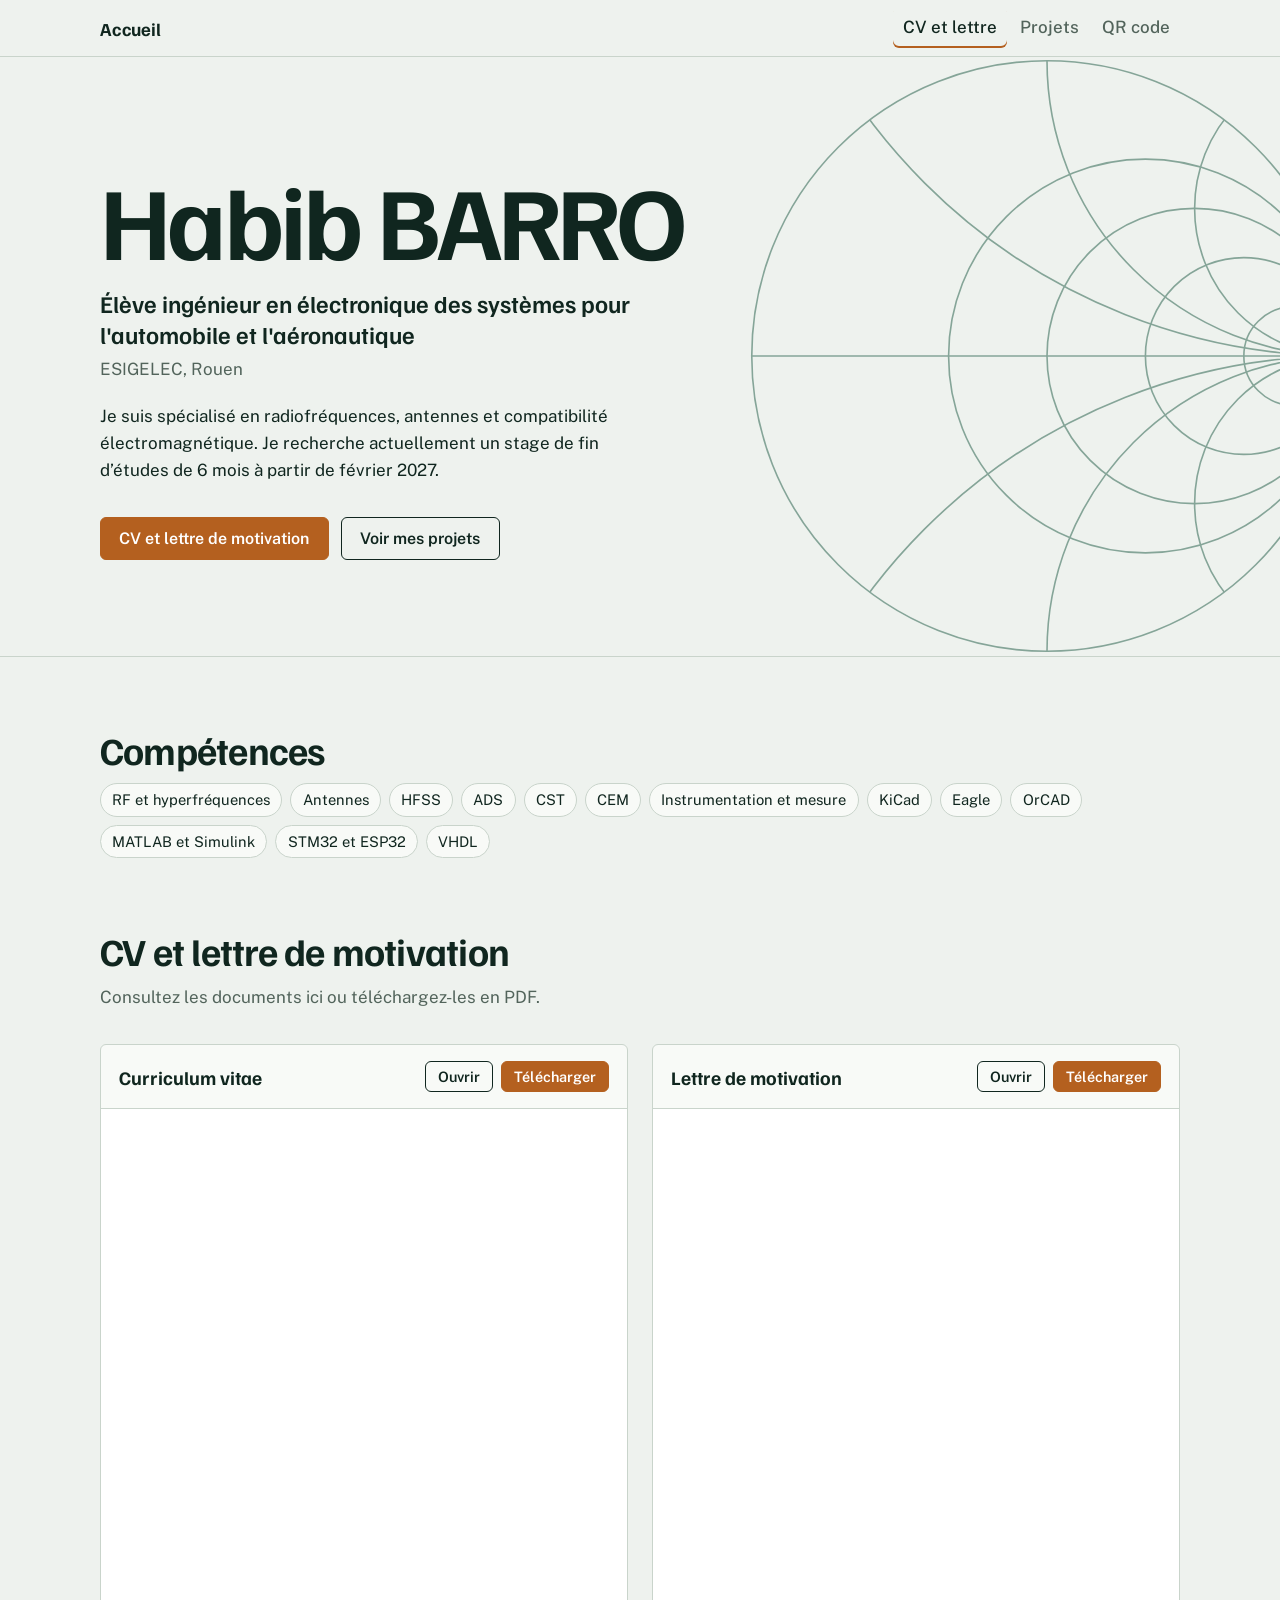
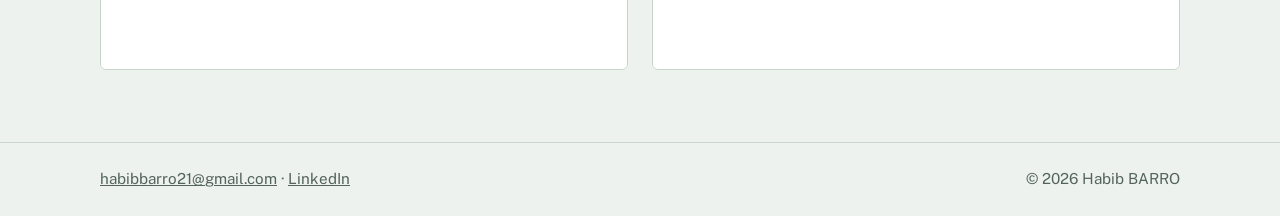
<file: index.html>
<!doctype html>
<html lang="fr">
<head>
<meta charset="utf-8">
<meta name="viewport" content="width=device-width,initial-scale=1">
<title>CV en ligne</title>
<meta name="description" content="CV, lettre de motivation et projets.">
<link rel="preconnect" href="https://fonts.googleapis.com">
<link rel="preconnect" href="https://fonts.gstatic.com" crossorigin>
<link href="https://fonts.googleapis.com/css2?family=Familjen+Grotesk:wght@500;600;700&family=Public+Sans:wght@400;500;600&display=swap" rel="stylesheet">
<link rel="stylesheet" href="assets/style.css">
</head>
<body data-page="home">
<header class="top"><div class="wrap">
  <a class="brand" href="index.html">Accueil</a>
  <nav class="main-nav" aria-label="Navigation principale">
    <a data-page="home" href="index.html">CV et lettre</a>
    <a data-page="projects" href="projets.html">Projets</a>
    <a data-page="qr" href="qr.html">QR code</a>
  </nav>
</div></header>
<main>
  <div class="hero" id="hero"></div>
  <section><div class="wrap">
    <h2>Compétences</h2>
    <ul class="chips" id="skills"></ul>
  </div></section>
  <section id="documents" style="padding-top:0"><div class="wrap">
    <h2>CV et lettre de motivation</h2>
    <p class="lead">Consultez les documents ici ou téléchargez-les en PDF.</p>
    <div class="docs" id="docs"></div>
  </div></section>
</main>
<footer><div class="wrap"><span id="contact"></span><span>© <span id="year"></span></span></div></footer>
<script src="assets/app.js"></script>
</body>
</html>
</file>
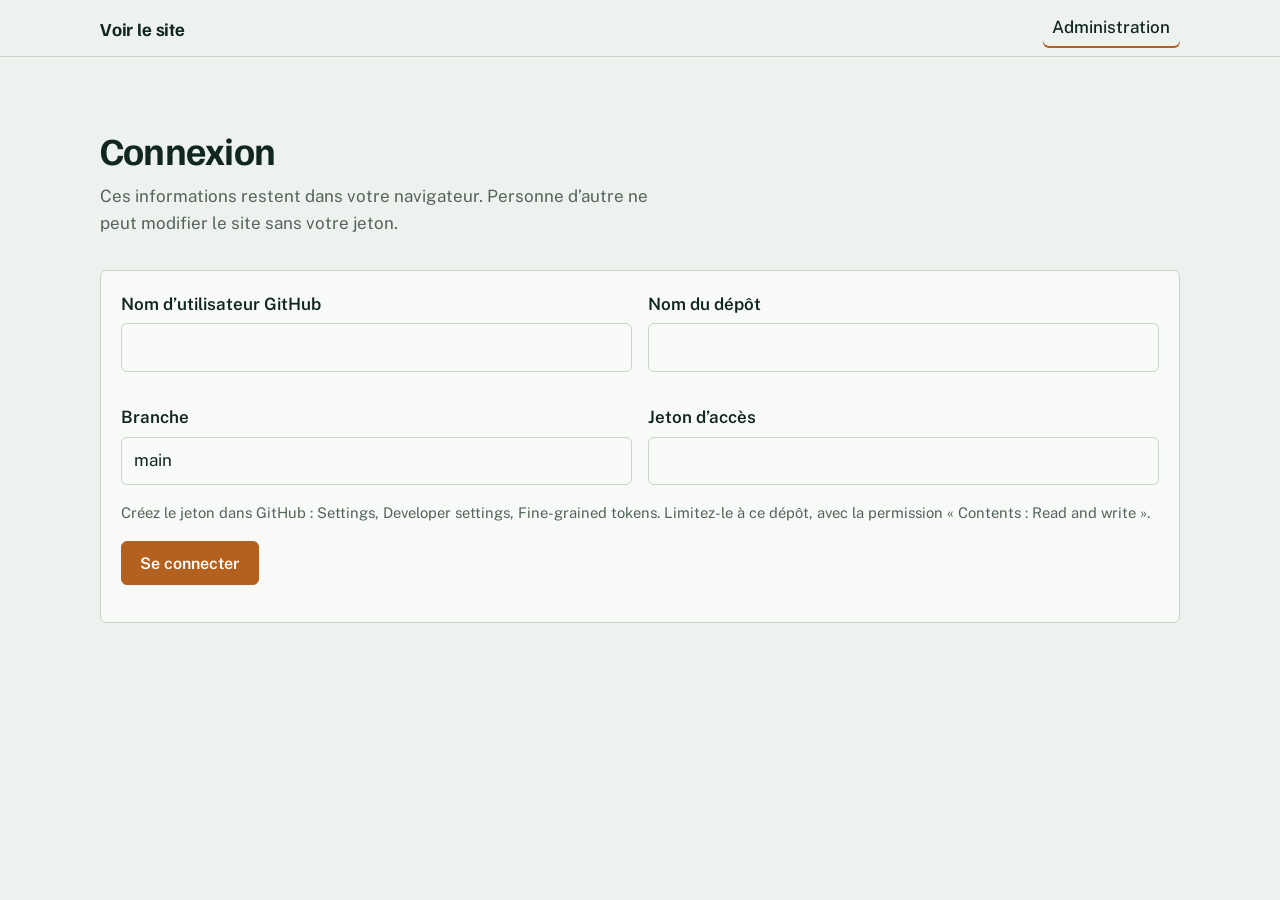
<file: admin.html>
<!doctype html>
<html lang="fr">
<head>
<meta charset="utf-8">
<meta name="viewport" content="width=device-width,initial-scale=1">
<meta name="robots" content="noindex,nofollow">
<title>Administration</title>
<link rel="preconnect" href="https://fonts.googleapis.com">
<link rel="preconnect" href="https://fonts.gstatic.com" crossorigin>
<link href="https://fonts.googleapis.com/css2?family=Familjen+Grotesk:wght@500;600;700&family=Public+Sans:wght@400;500;600&display=swap" rel="stylesheet">
<link rel="stylesheet" href="assets/style.css">
</head>
<body>
<header class="top"><div class="wrap">
  <a class="brand" href="index.html">Voir le site</a>
  <nav><a href="admin.html" aria-current="page">Administration</a></nav>
</div></header>
<main><section><div class="wrap">
  <div id="login" hidden>
    <h2>Connexion</h2>
    <p class="lead">Ces informations restent dans votre navigateur. Personne d’autre ne peut modifier le site sans votre jeton.</p>
    <form class="panel" id="loginForm" autocomplete="off">
      <div class="grid2">
        <div class="field"><label for="owner">Nom d’utilisateur GitHub</label><input id="owner" required></div>
        <div class="field"><label for="repo">Nom du dépôt</label><input id="repo" required></div>
        <div class="field"><label for="branch">Branche</label><input id="branch" value="main" required></div>
        <div class="field"><label for="token">Jeton d’accès</label><input id="token" type="password" required></div>
      </div>
      <p class="hint">Créez le jeton dans GitHub : Settings, Developer settings, Fine-grained tokens. Limitez-le à ce dépôt, avec la permission « Contents : Read and write ».</p>
      <p><button class="btn primary" type="submit">Se connecter</button></p>
    </form>
  </div>

  <div id="app" hidden>
    <div class="row" style="justify-content:space-between;margin-bottom:1rem">
      <h2 style="margin:0">Administration</h2>
      <button class="btn small" id="logout" type="button">Se déconnecter</button>
    </div>
    <div class="tabs" role="tablist">
      <button role="tab" data-tab="docs" aria-selected="true">CV et lettre</button>
      <button role="tab" data-tab="projects" aria-selected="false">Projets</button>
      <button role="tab" data-tab="profile" aria-selected="false">Profil</button>
    </div>
    <div id="view"></div>
  </div>
</div></section></main>
<div id="status" class="status" role="status" aria-live="polite" hidden></div>
<script src="assets/admin.js"></script>
</body>
</html>
</file>
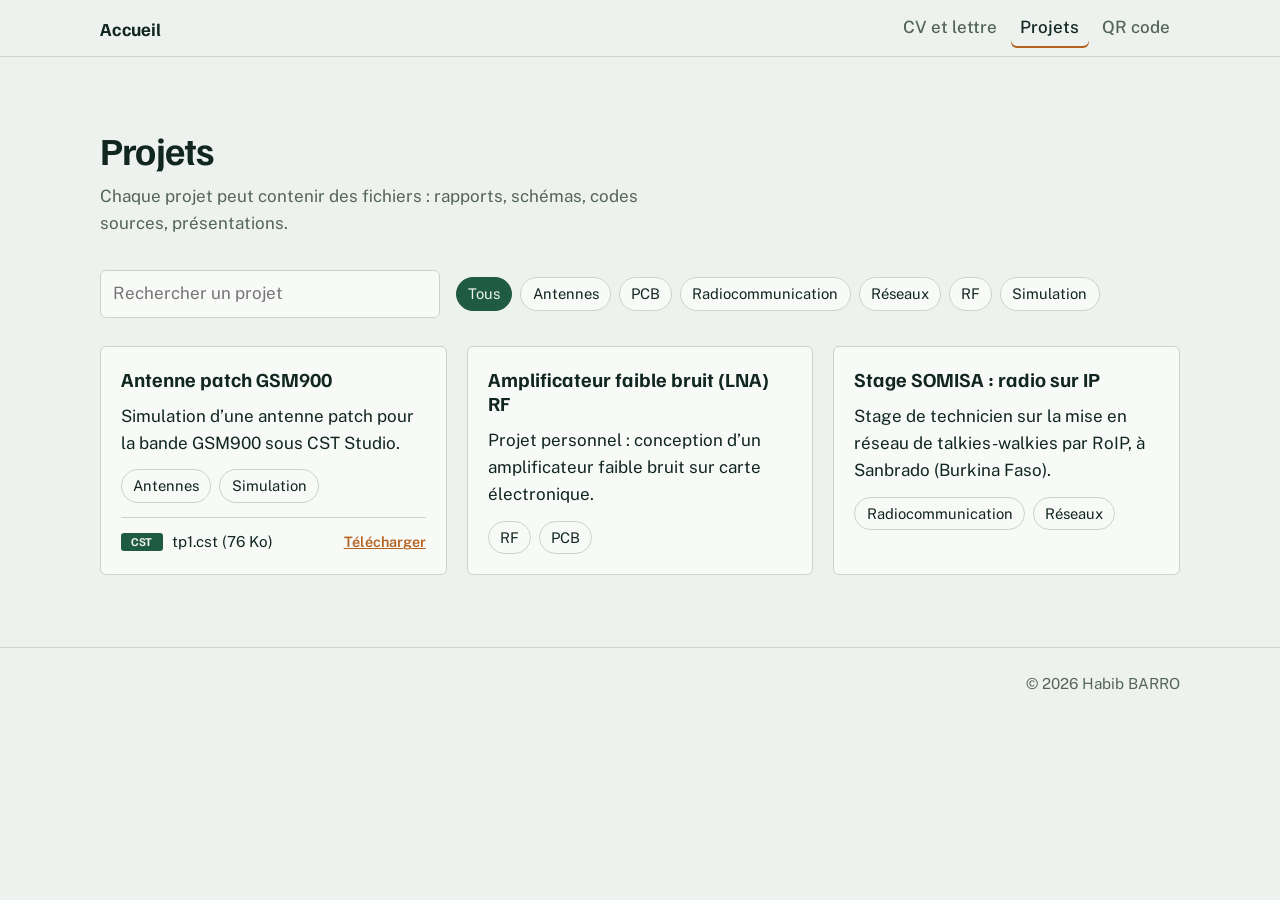
<file: projets.html>
<!doctype html>
<html lang="fr">
<head>
<meta charset="utf-8">
<meta name="viewport" content="width=device-width,initial-scale=1">
<title>Projets</title>
<link rel="preconnect" href="https://fonts.googleapis.com">
<link rel="preconnect" href="https://fonts.gstatic.com" crossorigin>
<link href="https://fonts.googleapis.com/css2?family=Familjen+Grotesk:wght@500;600;700&family=Public+Sans:wght@400;500;600&display=swap" rel="stylesheet">
<link rel="stylesheet" href="assets/style.css">
</head>
<body data-page="projects">
<header class="top"><div class="wrap">
  <a class="brand" href="index.html">Accueil</a>
  <nav class="main-nav" aria-label="Navigation principale">
    <a data-page="home" href="index.html">CV et lettre</a>
    <a data-page="projects" href="projets.html">Projets</a>
    <a data-page="qr" href="qr.html">QR code</a>
  </nav>
</div></header>
<main><section><div class="wrap">
  <h2>Projets</h2>
  <p class="lead">Chaque projet peut contenir des fichiers : rapports, schémas, codes sources, présentations.</p>
  <div class="tools">
    <input id="q" type="search" placeholder="Rechercher un projet" aria-label="Rechercher un projet">
    <div id="tags" class="chips" role="group" aria-label="Filtrer par thème"></div>
  </div>
  <div class="projects" id="projects"></div>
</div></section></main>
<footer><div class="wrap"><span></span><span>© <span id="year"></span></span></div></footer>
<script src="assets/app.js"></script>
</body>
</html>
</file>
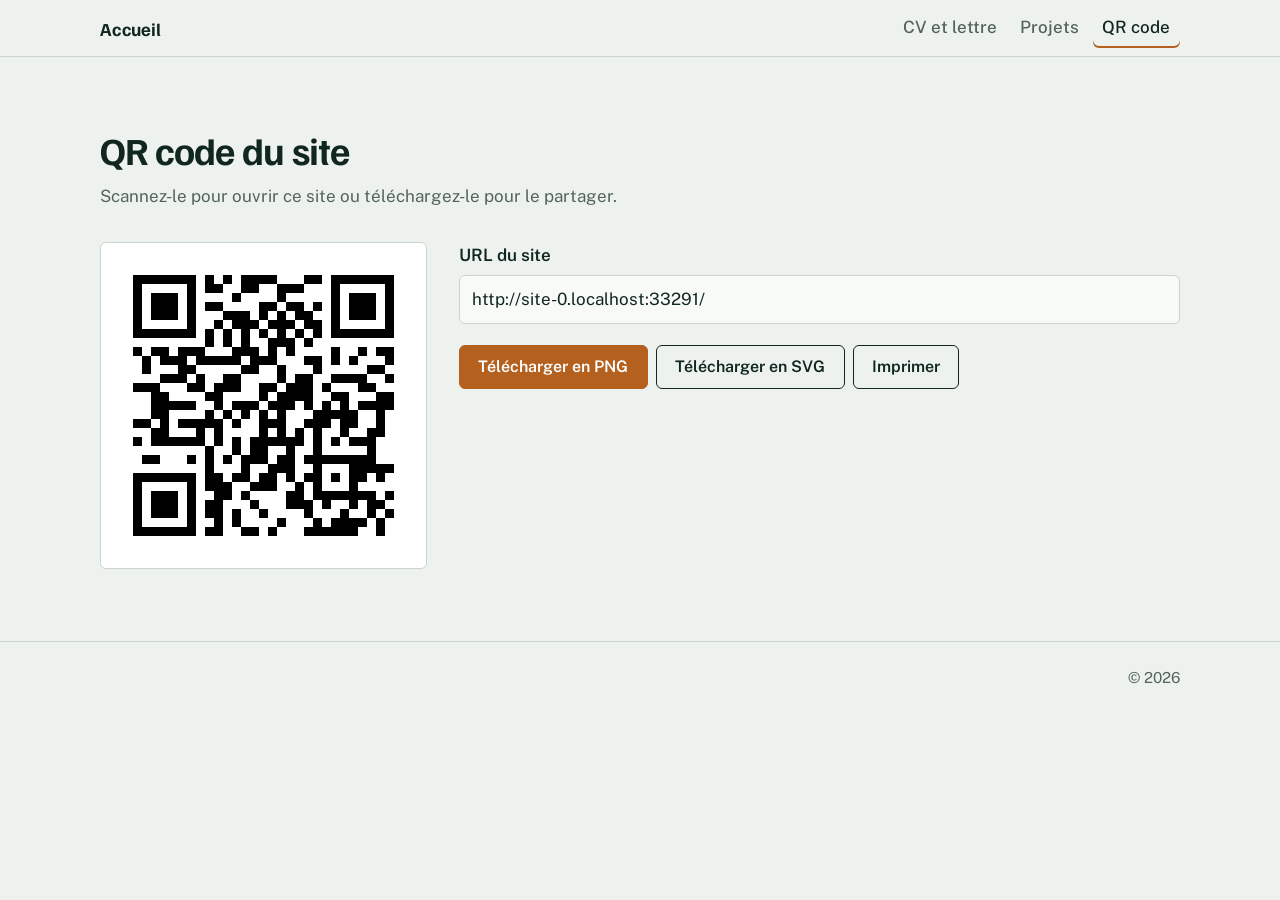
<file: qr.html>
<!doctype html>
<html lang="fr">
<head>
<meta charset="utf-8">
<meta name="viewport" content="width=device-width,initial-scale=1">
<title>QR code du site</title>
<link rel="preconnect" href="https://fonts.googleapis.com">
<link rel="preconnect" href="https://fonts.gstatic.com" crossorigin>
<link href="https://fonts.googleapis.com/css2?family=Familjen+Grotesk:wght@500;600;700&family=Public+Sans:wght@400;500;600&display=swap" rel="stylesheet">
<link rel="stylesheet" href="assets/style.css">
</head>
<body data-page="qr">
<header class="top"><div class="wrap">
  <a class="brand" href="index.html">Accueil</a>
  <nav class="main-nav" aria-label="Navigation principale">
    <a data-page="home" href="index.html">CV et lettre</a>
    <a data-page="projects" href="projets.html">Projets</a>
    <a data-page="qr" href="qr.html">QR code</a>
  </nav>
</div></header>
<main><section><div class="wrap">
  <h2>QR code du site</h2>
  <p class="lead">Scannez-le pour ouvrir ce site ou téléchargez-le pour le partager.</p>
  <div class="qrbox">
    <p id="err" class="hint" hidden>Le QR code n’a pas pu être généré. Rechargez la page.</p>
    <canvas id="qr" width="300" height="300" role="img" aria-label="QR code vers le site"></canvas>
    <div>
      <div class="field"><label for="url">URL du site</label>
        <input id="url" type="url" inputmode="url" autocomplete="off">
        <p class="hint"></p></div>
      <div class="row">
        <button class="btn primary" id="png" type="button">Télécharger en PNG</button>
        <button class="btn" id="svg" type="button">Télécharger en SVG</button>
        <button class="btn" id="print" type="button">Imprimer</button>
      </div>
    </div>
  </div>
</div></section></main>
<footer><div class="wrap"><span></span><span>© <span id="year"></span></span></div></footer>
<script>
//---------------------------------------------------------------------
//
// QR Code Generator for JavaScript
//
// Copyright (c) 2009 Kazuhiko Arase
//
// URL: http://www.d-project.com/
//
// Licensed under the MIT license:
//  http://www.opensource.org/licenses/mit-license.php
//
// The word 'QR Code' is registered trademark of
// DENSO WAVE INCORPORATED
//  http://www.denso-wave.com/qrcode/faqpatent-e.html
//
//---------------------------------------------------------------------

var qrcode = function() {

  //---------------------------------------------------------------------
  // qrcode
  //---------------------------------------------------------------------

  /**
   * qrcode
   * @param typeNumber 1 to 40
   * @param errorCorrectionLevel 'L','M','Q','H'
   */
  var qrcode = function(typeNumber, errorCorrectionLevel) {

    var PAD0 = 0xEC;
    var PAD1 = 0x11;

    var _typeNumber = typeNumber;
    var _errorCorrectionLevel = QRErrorCorrectionLevel[errorCorrectionLevel];
    var _modules = null;
    var _moduleCount = 0;
    var _dataCache = null;
    var _dataList = [];

    var _this = {};

    var makeImpl = function(test, maskPattern) {

      _moduleCount = _typeNumber * 4 + 17;
      _modules = function(moduleCount) {
        var modules = new Array(moduleCount);
        for (var row = 0; row < moduleCount; row += 1) {
          modules[row] = new Array(moduleCount);
          for (var col = 0; col < moduleCount; col += 1) {
            modules[row][col] = null;
          }
        }
        return modules;
      }(_moduleCount);

      setupPositionProbePattern(0, 0);
      setupPositionProbePattern(_moduleCount - 7, 0);
      setupPositionProbePattern(0, _moduleCount - 7);
      setupPositionAdjustPattern();
      setupTimingPattern();
      setupTypeInfo(test, maskPattern);

      if (_typeNumber >= 7) {
        setupTypeNumber(test);
      }

      if (_dataCache == null) {
        _dataCache = createData(_typeNumber, _errorCorrectionLevel, _dataList);
      }

      mapData(_dataCache, maskPattern);
    };

    var setupPositionProbePattern = function(row, col) {

      for (var r = -1; r <= 7; r += 1) {

        if (row + r <= -1 || _moduleCount <= row + r) continue;

        for (var c = -1; c <= 7; c += 1) {

          if (col + c <= -1 || _moduleCount <= col + c) continue;

          if ( (0 <= r && r <= 6 && (c == 0 || c == 6) )
              || (0 <= c && c <= 6 && (r == 0 || r == 6) )
              || (2 <= r && r <= 4 && 2 <= c && c <= 4) ) {
            _modules[row + r][col + c] = true;
          } else {
            _modules[row + r][col + c] = false;
          }
        }
      }
    };

    var getBestMaskPattern = function() {

      var minLostPoint = 0;
      var pattern = 0;

      for (var i = 0; i < 8; i += 1) {

        makeImpl(true, i);

        var lostPoint = QRUtil.getLostPoint(_this);

        if (i == 0 || minLostPoint > lostPoint) {
          minLostPoint = lostPoint;
          pattern = i;
        }
      }

      return pattern;
    };

    var setupTimingPattern = function() {

      for (var r = 8; r < _moduleCount - 8; r += 1) {
        if (_modules[r][6] != null) {
          continue;
        }
        _modules[r][6] = (r % 2 == 0);
      }

      for (var c = 8; c < _moduleCount - 8; c += 1) {
        if (_modules[6][c] != null) {
          continue;
        }
        _modules[6][c] = (c % 2 == 0);
      }
    };

    var setupPositionAdjustPattern = function() {

      var pos = QRUtil.getPatternPosition(_typeNumber);

      for (var i = 0; i < pos.length; i += 1) {

        for (var j = 0; j < pos.length; j += 1) {

          var row = pos[i];
          var col = pos[j];

          if (_modules[row][col] != null) {
            continue;
          }

          for (var r = -2; r <= 2; r += 1) {

            for (var c = -2; c <= 2; c += 1) {

              if (r == -2 || r == 2 || c == -2 || c == 2
                  || (r == 0 && c == 0) ) {
                _modules[row + r][col + c] = true;
              } else {
                _modules[row + r][col + c] = false;
              }
            }
          }
        }
      }
    };

    var setupTypeNumber = function(test) {

      var bits = QRUtil.getBCHTypeNumber(_typeNumber);

      for (var i = 0; i < 18; i += 1) {
        var mod = (!test && ( (bits >> i) & 1) == 1);
        _modules[Math.floor(i / 3)][i % 3 + _moduleCount - 8 - 3] = mod;
      }

      for (var i = 0; i < 18; i += 1) {
        var mod = (!test && ( (bits >> i) & 1) == 1);
        _modules[i % 3 + _moduleCount - 8 - 3][Math.floor(i / 3)] = mod;
      }
    };

    var setupTypeInfo = function(test, maskPattern) {

      var data = (_errorCorrectionLevel << 3) | maskPattern;
      var bits = QRUtil.getBCHTypeInfo(data);

      // vertical
      for (var i = 0; i < 15; i += 1) {

        var mod = (!test && ( (bits >> i) & 1) == 1);

        if (i < 6) {
          _modules[i][8] = mod;
        } else if (i < 8) {
          _modules[i + 1][8] = mod;
        } else {
          _modules[_moduleCount - 15 + i][8] = mod;
        }
      }

      // horizontal
      for (var i = 0; i < 15; i += 1) {

        var mod = (!test && ( (bits >> i) & 1) == 1);

        if (i < 8) {
          _modules[8][_moduleCount - i - 1] = mod;
        } else if (i < 9) {
          _modules[8][15 - i - 1 + 1] = mod;
        } else {
          _modules[8][15 - i - 1] = mod;
        }
      }

      // fixed module
      _modules[_moduleCount - 8][8] = (!test);
    };

    var mapData = function(data, maskPattern) {

      var inc = -1;
      var row = _moduleCount - 1;
      var bitIndex = 7;
      var byteIndex = 0;
      var maskFunc = QRUtil.getMaskFunction(maskPattern);

      for (var col = _moduleCount - 1; col > 0; col -= 2) {

        if (col == 6) col -= 1;

        while (true) {

          for (var c = 0; c < 2; c += 1) {

            if (_modules[row][col - c] == null) {

              var dark = false;

              if (byteIndex < data.length) {
                dark = ( ( (data[byteIndex] >>> bitIndex) & 1) == 1);
              }

              var mask = maskFunc(row, col - c);

              if (mask) {
                dark = !dark;
              }

              _modules[row][col - c] = dark;
              bitIndex -= 1;

              if (bitIndex == -1) {
                byteIndex += 1;
                bitIndex = 7;
              }
            }
          }

          row += inc;

          if (row < 0 || _moduleCount <= row) {
            row -= inc;
            inc = -inc;
            break;
          }
        }
      }
    };

    var createBytes = function(buffer, rsBlocks) {

      var offset = 0;

      var maxDcCount = 0;
      var maxEcCount = 0;

      var dcdata = new Array(rsBlocks.length);
      var ecdata = new Array(rsBlocks.length);

      for (var r = 0; r < rsBlocks.length; r += 1) {

        var dcCount = rsBlocks[r].dataCount;
        var ecCount = rsBlocks[r].totalCount - dcCount;

        maxDcCount = Math.max(maxDcCount, dcCount);
        maxEcCount = Math.max(maxEcCount, ecCount);

        dcdata[r] = new Array(dcCount);

        for (var i = 0; i < dcdata[r].length; i += 1) {
          dcdata[r][i] = 0xff & buffer.getBuffer()[i + offset];
        }
        offset += dcCount;

        var rsPoly = QRUtil.getErrorCorrectPolynomial(ecCount);
        var rawPoly = qrPolynomial(dcdata[r], rsPoly.getLength() - 1);

        var modPoly = rawPoly.mod(rsPoly);
        ecdata[r] = new Array(rsPoly.getLength() - 1);
        for (var i = 0; i < ecdata[r].length; i += 1) {
          var modIndex = i + modPoly.getLength() - ecdata[r].length;
          ecdata[r][i] = (modIndex >= 0)? modPoly.getAt(modIndex) : 0;
        }
      }

      var totalCodeCount = 0;
      for (var i = 0; i < rsBlocks.length; i += 1) {
        totalCodeCount += rsBlocks[i].totalCount;
      }

      var data = new Array(totalCodeCount);
      var index = 0;

      for (var i = 0; i < maxDcCount; i += 1) {
        for (var r = 0; r < rsBlocks.length; r += 1) {
          if (i < dcdata[r].length) {
            data[index] = dcdata[r][i];
            index += 1;
          }
        }
      }

      for (var i = 0; i < maxEcCount; i += 1) {
        for (var r = 0; r < rsBlocks.length; r += 1) {
          if (i < ecdata[r].length) {
            data[index] = ecdata[r][i];
            index += 1;
          }
        }
      }

      return data;
    };

    var createData = function(typeNumber, errorCorrectionLevel, dataList) {

      var rsBlocks = QRRSBlock.getRSBlocks(typeNumber, errorCorrectionLevel);

      var buffer = qrBitBuffer();

      for (var i = 0; i < dataList.length; i += 1) {
        var data = dataList[i];
        buffer.put(data.getMode(), 4);
        buffer.put(data.getLength(), QRUtil.getLengthInBits(data.getMode(), typeNumber) );
        data.write(buffer);
      }

      // calc num max data.
      var totalDataCount = 0;
      for (var i = 0; i < rsBlocks.length; i += 1) {
        totalDataCount += rsBlocks[i].dataCount;
      }

      if (buffer.getLengthInBits() > totalDataCount * 8) {
        throw 'code length overflow. ('
          + buffer.getLengthInBits()
          + '>'
          + totalDataCount * 8
          + ')';
      }

      // end code
      if (buffer.getLengthInBits() + 4 <= totalDataCount * 8) {
        buffer.put(0, 4);
      }

      // padding
      while (buffer.getLengthInBits() % 8 != 0) {
        buffer.putBit(false);
      }

      // padding
      while (true) {

        if (buffer.getLengthInBits() >= totalDataCount * 8) {
          break;
        }
        buffer.put(PAD0, 8);

        if (buffer.getLengthInBits() >= totalDataCount * 8) {
          break;
        }
        buffer.put(PAD1, 8);
      }

      return createBytes(buffer, rsBlocks);
    };

    _this.addData = function(data, mode) {

      mode = mode || 'Byte';

      var newData = null;

      switch(mode) {
      case 'Numeric' :
        newData = qrNumber(data);
        break;
      case 'Alphanumeric' :
        newData = qrAlphaNum(data);
        break;
      case 'Byte' :
        newData = qr8BitByte(data);
        break;
      case 'Kanji' :
        newData = qrKanji(data);
        break;
      default :
        throw 'mode:' + mode;
      }

      _dataList.push(newData);
      _dataCache = null;
    };

    _this.isDark = function(row, col) {
      if (row < 0 || _moduleCount <= row || col < 0 || _moduleCount <= col) {
        throw row + ',' + col;
      }
      return _modules[row][col];
    };

    _this.getModuleCount = function() {
      return _moduleCount;
    };

    _this.make = function() {
      if (_typeNumber < 1) {
        var typeNumber = 1;

        for (; typeNumber < 40; typeNumber++) {
          var rsBlocks = QRRSBlock.getRSBlocks(typeNumber, _errorCorrectionLevel);
          var buffer = qrBitBuffer();

          for (var i = 0; i < _dataList.length; i++) {
            var data = _dataList[i];
            buffer.put(data.getMode(), 4);
            buffer.put(data.getLength(), QRUtil.getLengthInBits(data.getMode(), typeNumber) );
            data.write(buffer);
          }

          var totalDataCount = 0;
          for (var i = 0; i < rsBlocks.length; i++) {
            totalDataCount += rsBlocks[i].dataCount;
          }

          if (buffer.getLengthInBits() <= totalDataCount * 8) {
            break;
          }
        }

        _typeNumber = typeNumber;
      }

      makeImpl(false, getBestMaskPattern() );
    };

    _this.createTableTag = function(cellSize, margin) {

      cellSize = cellSize || 2;
      margin = (typeof margin == 'undefined')? cellSize * 4 : margin;

      var qrHtml = '';

      qrHtml += '<table style="';
      qrHtml += ' border-width: 0px; border-style: none;';
      qrHtml += ' border-collapse: collapse;';
      qrHtml += ' padding: 0px; margin: ' + margin + 'px;';
      qrHtml += '">';
      qrHtml += '<tbody>';

      for (var r = 0; r < _this.getModuleCount(); r += 1) {

        qrHtml += '<tr>';

        for (var c = 0; c < _this.getModuleCount(); c += 1) {
          qrHtml += '<td style="';
          qrHtml += ' border-width: 0px; border-style: none;';
          qrHtml += ' border-collapse: collapse;';
          qrHtml += ' padding: 0px; margin: 0px;';
          qrHtml += ' width: ' + cellSize + 'px;';
          qrHtml += ' height: ' + cellSize + 'px;';
          qrHtml += ' background-color: ';
          qrHtml += _this.isDark(r, c)? '#000000' : '#ffffff';
          qrHtml += ';';
          qrHtml += '"/>';
        }

        qrHtml += '</tr>';
      }

      qrHtml += '</tbody>';
      qrHtml += '</table>';

      return qrHtml;
    };

    _this.createSvgTag = function(cellSize, margin, alt, title) {

      var opts = {};
      if (typeof arguments[0] == 'object') {
        // Called by options.
        opts = arguments[0];
        // overwrite cellSize and margin.
        cellSize = opts.cellSize;
        margin = opts.margin;
        alt = opts.alt;
        title = opts.title;
      }

      cellSize = cellSize || 2;
      margin = (typeof margin == 'undefined')? cellSize * 4 : margin;

      // Compose alt property surrogate
      alt = (typeof alt === 'string') ? {text: alt} : alt || {};
      alt.text = alt.text || null;
      alt.id = (alt.text) ? alt.id || 'qrcode-description' : null;

      // Compose title property surrogate
      title = (typeof title === 'string') ? {text: title} : title || {};
      title.text = title.text || null;
      title.id = (title.text) ? title.id || 'qrcode-title' : null;

      var size = _this.getModuleCount() * cellSize + margin * 2;
      var c, mc, r, mr, qrSvg='', rect;

      rect = 'l' + cellSize + ',0 0,' + cellSize +
        ' -' + cellSize + ',0 0,-' + cellSize + 'z ';

      qrSvg += '<svg version="1.1" xmlns="http://www.w3.org/2000/svg"';
      qrSvg += !opts.scalable ? ' width="' + size + 'px" height="' + size + 'px"' : '';
      qrSvg += ' viewBox="0 0 ' + size + ' ' + size + '" ';
      qrSvg += ' preserveAspectRatio="xMinYMin meet"';
      qrSvg += (title.text || alt.text) ? ' role="img" aria-labelledby="' +
          escapeXml([title.id, alt.id].join(' ').trim() ) + '"' : '';
      qrSvg += '>';
      qrSvg += (title.text) ? '<title id="' + escapeXml(title.id) + '">' +
          escapeXml(title.text) + '</title>' : '';
      qrSvg += (alt.text) ? '<description id="' + escapeXml(alt.id) + '">' +
          escapeXml(alt.text) + '</description>' : '';
      qrSvg += '<rect width="100%" height="100%" fill="white" cx="0" cy="0"/>';
      qrSvg += '<path d="';

      for (r = 0; r < _this.getModuleCount(); r += 1) {
        mr = r * cellSize + margin;
        for (c = 0; c < _this.getModuleCount(); c += 1) {
          if (_this.isDark(r, c) ) {
            mc = c*cellSize+margin;
            qrSvg += 'M' + mc + ',' + mr + rect;
          }
        }
      }

      qrSvg += '" stroke="transparent" fill="black"/>';
      qrSvg += '</svg>';

      return qrSvg;
    };

    _this.createDataURL = function(cellSize, margin) {

      cellSize = cellSize || 2;
      margin = (typeof margin == 'undefined')? cellSize * 4 : margin;

      var size = _this.getModuleCount() * cellSize + margin * 2;
      var min = margin;
      var max = size - margin;

      return createDataURL(size, size, function(x, y) {
        if (min <= x && x < max && min <= y && y < max) {
          var c = Math.floor( (x - min) / cellSize);
          var r = Math.floor( (y - min) / cellSize);
          return _this.isDark(r, c)? 0 : 1;
        } else {
          return 1;
        }
      } );
    };

    _this.createImgTag = function(cellSize, margin, alt) {

      cellSize = cellSize || 2;
      margin = (typeof margin == 'undefined')? cellSize * 4 : margin;

      var size = _this.getModuleCount() * cellSize + margin * 2;

      var img = '';
      img += '<img';
      img += '\u0020src="';
      img += _this.createDataURL(cellSize, margin);
      img += '"';
      img += '\u0020width="';
      img += size;
      img += '"';
      img += '\u0020height="';
      img += size;
      img += '"';
      if (alt) {
        img += '\u0020alt="';
        img += escapeXml(alt);
        img += '"';
      }
      img += '/>';

      return img;
    };

    var escapeXml = function(s) {
      var escaped = '';
      for (var i = 0; i < s.length; i += 1) {
        var c = s.charAt(i);
        switch(c) {
        case '<': escaped += '&lt;'; break;
        case '>': escaped += '&gt;'; break;
        case '&': escaped += '&amp;'; break;
        case '"': escaped += '&quot;'; break;
        default : escaped += c; break;
        }
      }
      return escaped;
    };

    var _createHalfASCII = function(margin) {
      var cellSize = 1;
      margin = (typeof margin == 'undefined')? cellSize * 2 : margin;

      var size = _this.getModuleCount() * cellSize + margin * 2;
      var min = margin;
      var max = size - margin;

      var y, x, r1, r2, p;

      var blocks = {
        '██': '█',
        '█ ': '▀',
        ' █': '▄',
        '  ': ' '
      };

      var blocksLastLineNoMargin = {
        '██': '▀',
        '█ ': '▀',
        ' █': ' ',
        '  ': ' '
      };

      var ascii = '';
      for (y = 0; y < size; y += 2) {
        r1 = Math.floor((y - min) / cellSize);
        r2 = Math.floor((y + 1 - min) / cellSize);
        for (x = 0; x < size; x += 1) {
          p = '█';

          if (min <= x && x < max && min <= y && y < max && _this.isDark(r1, Math.floor((x - min) / cellSize))) {
            p = ' ';
          }

          if (min <= x && x < max && min <= y+1 && y+1 < max && _this.isDark(r2, Math.floor((x - min) / cellSize))) {
            p += ' ';
          }
          else {
            p += '█';
          }

          // Output 2 characters per pixel, to create full square. 1 character per pixels gives only half width of square.
          ascii += (margin < 1 && y+1 >= max) ? blocksLastLineNoMargin[p] : blocks[p];
        }

        ascii += '\n';
      }

      if (size % 2 && margin > 0) {
        return ascii.substring(0, ascii.length - size - 1) + Array(size+1).join('▀');
      }

      return ascii.substring(0, ascii.length-1);
    };

    _this.createASCII = function(cellSize, margin) {
      cellSize = cellSize || 1;

      if (cellSize < 2) {
        return _createHalfASCII(margin);
      }

      cellSize -= 1;
      margin = (typeof margin == 'undefined')? cellSize * 2 : margin;

      var size = _this.getModuleCount() * cellSize + margin * 2;
      var min = margin;
      var max = size - margin;

      var y, x, r, p;

      var white = Array(cellSize+1).join('██');
      var black = Array(cellSize+1).join('  ');

      var ascii = '';
      var line = '';
      for (y = 0; y < size; y += 1) {
        r = Math.floor( (y - min) / cellSize);
        line = '';
        for (x = 0; x < size; x += 1) {
          p = 1;

          if (min <= x && x < max && min <= y && y < max && _this.isDark(r, Math.floor((x - min) / cellSize))) {
            p = 0;
          }

          // Output 2 characters per pixel, to create full square. 1 character per pixels gives only half width of square.
          line += p ? white : black;
        }

        for (r = 0; r < cellSize; r += 1) {
          ascii += line + '\n';
        }
      }

      return ascii.substring(0, ascii.length-1);
    };

    _this.renderTo2dContext = function(context, cellSize) {
      cellSize = cellSize || 2;
      var length = _this.getModuleCount();
      for (var row = 0; row < length; row++) {
        for (var col = 0; col < length; col++) {
          context.fillStyle = _this.isDark(row, col) ? 'black' : 'white';
          context.fillRect(col * cellSize, row * cellSize, cellSize, cellSize);
        }
      }
    }

    return _this;
  };

  //---------------------------------------------------------------------
  // qrcode.stringToBytes
  //---------------------------------------------------------------------

  qrcode.stringToBytesFuncs = {
    'default' : function(s) {
      var bytes = [];
      for (var i = 0; i < s.length; i += 1) {
        var c = s.charCodeAt(i);
        bytes.push(c & 0xff);
      }
      return bytes;
    }
  };

  qrcode.stringToBytes = qrcode.stringToBytesFuncs['default'];

  //---------------------------------------------------------------------
  // qrcode.createStringToBytes
  //---------------------------------------------------------------------

  /**
   * @param unicodeData base64 string of byte array.
   * [16bit Unicode],[16bit Bytes], ...
   * @param numChars
   */
  qrcode.createStringToBytes = function(unicodeData, numChars) {

    // create conversion map.

    var unicodeMap = function() {

      var bin = base64DecodeInputStream(unicodeData);
      var read = function() {
        var b = bin.read();
        if (b == -1) throw 'eof';
        return b;
      };

      var count = 0;
      var unicodeMap = {};
      while (true) {
        var b0 = bin.read();
        if (b0 == -1) break;
        var b1 = read();
        var b2 = read();
        var b3 = read();
        var k = String.fromCharCode( (b0 << 8) | b1);
        var v = (b2 << 8) | b3;
        unicodeMap[k] = v;
        count += 1;
      }
      if (count != numChars) {
        throw count + ' != ' + numChars;
      }

      return unicodeMap;
    }();

    var unknownChar = '?'.charCodeAt(0);

    return function(s) {
      var bytes = [];
      for (var i = 0; i < s.length; i += 1) {
        var c = s.charCodeAt(i);
        if (c < 128) {
          bytes.push(c);
        } else {
          var b = unicodeMap[s.charAt(i)];
          if (typeof b == 'number') {
            if ( (b & 0xff) == b) {
              // 1byte
              bytes.push(b);
            } else {
              // 2bytes
              bytes.push(b >>> 8);
              bytes.push(b & 0xff);
            }
          } else {
            bytes.push(unknownChar);
          }
        }
      }
      return bytes;
    };
  };

  //---------------------------------------------------------------------
  // QRMode
  //---------------------------------------------------------------------

  var QRMode = {
    MODE_NUMBER :    1 << 0,
    MODE_ALPHA_NUM : 1 << 1,
    MODE_8BIT_BYTE : 1 << 2,
    MODE_KANJI :     1 << 3
  };

  //---------------------------------------------------------------------
  // QRErrorCorrectionLevel
  //---------------------------------------------------------------------

  var QRErrorCorrectionLevel = {
    L : 1,
    M : 0,
    Q : 3,
    H : 2
  };

  //---------------------------------------------------------------------
  // QRMaskPattern
  //---------------------------------------------------------------------

  var QRMaskPattern = {
    PATTERN000 : 0,
    PATTERN001 : 1,
    PATTERN010 : 2,
    PATTERN011 : 3,
    PATTERN100 : 4,
    PATTERN101 : 5,
    PATTERN110 : 6,
    PATTERN111 : 7
  };

  //---------------------------------------------------------------------
  // QRUtil
  //---------------------------------------------------------------------

  var QRUtil = function() {

    var PATTERN_POSITION_TABLE = [
      [],
      [6, 18],
      [6, 22],
      [6, 26],
      [6, 30],
      [6, 34],
      [6, 22, 38],
      [6, 24, 42],
      [6, 26, 46],
      [6, 28, 50],
      [6, 30, 54],
      [6, 32, 58],
      [6, 34, 62],
      [6, 26, 46, 66],
      [6, 26, 48, 70],
      [6, 26, 50, 74],
      [6, 30, 54, 78],
      [6, 30, 56, 82],
      [6, 30, 58, 86],
      [6, 34, 62, 90],
      [6, 28, 50, 72, 94],
      [6, 26, 50, 74, 98],
      [6, 30, 54, 78, 102],
      [6, 28, 54, 80, 106],
      [6, 32, 58, 84, 110],
      [6, 30, 58, 86, 114],
      [6, 34, 62, 90, 118],
      [6, 26, 50, 74, 98, 122],
      [6, 30, 54, 78, 102, 126],
      [6, 26, 52, 78, 104, 130],
      [6, 30, 56, 82, 108, 134],
      [6, 34, 60, 86, 112, 138],
      [6, 30, 58, 86, 114, 142],
      [6, 34, 62, 90, 118, 146],
      [6, 30, 54, 78, 102, 126, 150],
      [6, 24, 50, 76, 102, 128, 154],
      [6, 28, 54, 80, 106, 132, 158],
      [6, 32, 58, 84, 110, 136, 162],
      [6, 26, 54, 82, 110, 138, 166],
      [6, 30, 58, 86, 114, 142, 170]
    ];
    var G15 = (1 << 10) | (1 << 8) | (1 << 5) | (1 << 4) | (1 << 2) | (1 << 1) | (1 << 0);
    var G18 = (1 << 12) | (1 << 11) | (1 << 10) | (1 << 9) | (1 << 8) | (1 << 5) | (1 << 2) | (1 << 0);
    var G15_MASK = (1 << 14) | (1 << 12) | (1 << 10) | (1 << 4) | (1 << 1);

    var _this = {};

    var getBCHDigit = function(data) {
      var digit = 0;
      while (data != 0) {
        digit += 1;
        data >>>= 1;
      }
      return digit;
    };

    _this.getBCHTypeInfo = function(data) {
      var d = data << 10;
      while (getBCHDigit(d) - getBCHDigit(G15) >= 0) {
        d ^= (G15 << (getBCHDigit(d) - getBCHDigit(G15) ) );
      }
      return ( (data << 10) | d) ^ G15_MASK;
    };

    _this.getBCHTypeNumber = function(data) {
      var d = data << 12;
      while (getBCHDigit(d) - getBCHDigit(G18) >= 0) {
        d ^= (G18 << (getBCHDigit(d) - getBCHDigit(G18) ) );
      }
      return (data << 12) | d;
    };

    _this.getPatternPosition = function(typeNumber) {
      return PATTERN_POSITION_TABLE[typeNumber - 1];
    };

    _this.getMaskFunction = function(maskPattern) {

      switch (maskPattern) {

      case QRMaskPattern.PATTERN000 :
        return function(i, j) { return (i + j) % 2 == 0; };
      case QRMaskPattern.PATTERN001 :
        return function(i, j) { return i % 2 == 0; };
      case QRMaskPattern.PATTERN010 :
        return function(i, j) { return j % 3 == 0; };
      case QRMaskPattern.PATTERN011 :
        return function(i, j) { return (i + j) % 3 == 0; };
      case QRMaskPattern.PATTERN100 :
        return function(i, j) { return (Math.floor(i / 2) + Math.floor(j / 3) ) % 2 == 0; };
      case QRMaskPattern.PATTERN101 :
        return function(i, j) { return (i * j) % 2 + (i * j) % 3 == 0; };
      case QRMaskPattern.PATTERN110 :
        return function(i, j) { return ( (i * j) % 2 + (i * j) % 3) % 2 == 0; };
      case QRMaskPattern.PATTERN111 :
        return function(i, j) { return ( (i * j) % 3 + (i + j) % 2) % 2 == 0; };

      default :
        throw 'bad maskPattern:' + maskPattern;
      }
    };

    _this.getErrorCorrectPolynomial = function(errorCorrectLength) {
      var a = qrPolynomial([1], 0);
      for (var i = 0; i < errorCorrectLength; i += 1) {
        a = a.multiply(qrPolynomial([1, QRMath.gexp(i)], 0) );
      }
      return a;
    };

    _this.getLengthInBits = function(mode, type) {

      if (1 <= type && type < 10) {

        // 1 - 9

        switch(mode) {
        case QRMode.MODE_NUMBER    : return 10;
        case QRMode.MODE_ALPHA_NUM : return 9;
        case QRMode.MODE_8BIT_BYTE : return 8;
        case QRMode.MODE_KANJI     : return 8;
        default :
          throw 'mode:' + mode;
        }

      } else if (type < 27) {

        // 10 - 26

        switch(mode) {
        case QRMode.MODE_NUMBER    : return 12;
        case QRMode.MODE_ALPHA_NUM : return 11;
        case QRMode.MODE_8BIT_BYTE : return 16;
        case QRMode.MODE_KANJI     : return 10;
        default :
          throw 'mode:' + mode;
        }

      } else if (type < 41) {

        // 27 - 40

        switch(mode) {
        case QRMode.MODE_NUMBER    : return 14;
        case QRMode.MODE_ALPHA_NUM : return 13;
        case QRMode.MODE_8BIT_BYTE : return 16;
        case QRMode.MODE_KANJI     : return 12;
        default :
          throw 'mode:' + mode;
        }

      } else {
        throw 'type:' + type;
      }
    };

    _this.getLostPoint = function(qrcode) {

      var moduleCount = qrcode.getModuleCount();

      var lostPoint = 0;

      // LEVEL1

      for (var row = 0; row < moduleCount; row += 1) {
        for (var col = 0; col < moduleCount; col += 1) {

          var sameCount = 0;
          var dark = qrcode.isDark(row, col);

          for (var r = -1; r <= 1; r += 1) {

            if (row + r < 0 || moduleCount <= row + r) {
              continue;
            }

            for (var c = -1; c <= 1; c += 1) {

              if (col + c < 0 || moduleCount <= col + c) {
                continue;
              }

              if (r == 0 && c == 0) {
                continue;
              }

              if (dark == qrcode.isDark(row + r, col + c) ) {
                sameCount += 1;
              }
            }
          }

          if (sameCount > 5) {
            lostPoint += (3 + sameCount - 5);
          }
        }
      };

      // LEVEL2

      for (var row = 0; row < moduleCount - 1; row += 1) {
        for (var col = 0; col < moduleCount - 1; col += 1) {
          var count = 0;
          if (qrcode.isDark(row, col) ) count += 1;
          if (qrcode.isDark(row + 1, col) ) count += 1;
          if (qrcode.isDark(row, col + 1) ) count += 1;
          if (qrcode.isDark(row + 1, col + 1) ) count += 1;
          if (count == 0 || count == 4) {
            lostPoint += 3;
          }
        }
      }

      // LEVEL3

      for (var row = 0; row < moduleCount; row += 1) {
        for (var col = 0; col < moduleCount - 6; col += 1) {
          if (qrcode.isDark(row, col)
              && !qrcode.isDark(row, col + 1)
              &&  qrcode.isDark(row, col + 2)
              &&  qrcode.isDark(row, col + 3)
              &&  qrcode.isDark(row, col + 4)
              && !qrcode.isDark(row, col + 5)
              &&  qrcode.isDark(row, col + 6) ) {
            lostPoint += 40;
          }
        }
      }

      for (var col = 0; col < moduleCount; col += 1) {
        for (var row = 0; row < moduleCount - 6; row += 1) {
          if (qrcode.isDark(row, col)
              && !qrcode.isDark(row + 1, col)
              &&  qrcode.isDark(row + 2, col)
              &&  qrcode.isDark(row + 3, col)
              &&  qrcode.isDark(row + 4, col)
              && !qrcode.isDark(row + 5, col)
              &&  qrcode.isDark(row + 6, col) ) {
            lostPoint += 40;
          }
        }
      }

      // LEVEL4

      var darkCount = 0;

      for (var col = 0; col < moduleCount; col += 1) {
        for (var row = 0; row < moduleCount; row += 1) {
          if (qrcode.isDark(row, col) ) {
            darkCount += 1;
          }
        }
      }

      var ratio = Math.abs(100 * darkCount / moduleCount / moduleCount - 50) / 5;
      lostPoint += ratio * 10;

      return lostPoint;
    };

    return _this;
  }();

  //---------------------------------------------------------------------
  // QRMath
  //---------------------------------------------------------------------

  var QRMath = function() {

    var EXP_TABLE = new Array(256);
    var LOG_TABLE = new Array(256);

    // initialize tables
    for (var i = 0; i < 8; i += 1) {
      EXP_TABLE[i] = 1 << i;
    }
    for (var i = 8; i < 256; i += 1) {
      EXP_TABLE[i] = EXP_TABLE[i - 4]
        ^ EXP_TABLE[i - 5]
        ^ EXP_TABLE[i - 6]
        ^ EXP_TABLE[i - 8];
    }
    for (var i = 0; i < 255; i += 1) {
      LOG_TABLE[EXP_TABLE[i] ] = i;
    }

    var _this = {};

    _this.glog = function(n) {

      if (n < 1) {
        throw 'glog(' + n + ')';
      }

      return LOG_TABLE[n];
    };

    _this.gexp = function(n) {

      while (n < 0) {
        n += 255;
      }

      while (n >= 256) {
        n -= 255;
      }

      return EXP_TABLE[n];
    };

    return _this;
  }();

  //---------------------------------------------------------------------
  // qrPolynomial
  //---------------------------------------------------------------------

  function qrPolynomial(num, shift) {

    if (typeof num.length == 'undefined') {
      throw num.length + '/' + shift;
    }

    var _num = function() {
      var offset = 0;
      while (offset < num.length && num[offset] == 0) {
        offset += 1;
      }
      var _num = new Array(num.length - offset + shift);
      for (var i = 0; i < num.length - offset; i += 1) {
        _num[i] = num[i + offset];
      }
      return _num;
    }();

    var _this = {};

    _this.getAt = function(index) {
      return _num[index];
    };

    _this.getLength = function() {
      return _num.length;
    };

    _this.multiply = function(e) {

      var num = new Array(_this.getLength() + e.getLength() - 1);

      for (var i = 0; i < _this.getLength(); i += 1) {
        for (var j = 0; j < e.getLength(); j += 1) {
          num[i + j] ^= QRMath.gexp(QRMath.glog(_this.getAt(i) ) + QRMath.glog(e.getAt(j) ) );
        }
      }

      return qrPolynomial(num, 0);
    };

    _this.mod = function(e) {

      if (_this.getLength() - e.getLength() < 0) {
        return _this;
      }

      var ratio = QRMath.glog(_this.getAt(0) ) - QRMath.glog(e.getAt(0) );

      var num = new Array(_this.getLength() );
      for (var i = 0; i < _this.getLength(); i += 1) {
        num[i] = _this.getAt(i);
      }

      for (var i = 0; i < e.getLength(); i += 1) {
        num[i] ^= QRMath.gexp(QRMath.glog(e.getAt(i) ) + ratio);
      }

      // recursive call
      return qrPolynomial(num, 0).mod(e);
    };

    return _this;
  };

  //---------------------------------------------------------------------
  // QRRSBlock
  //---------------------------------------------------------------------

  var QRRSBlock = function() {

    var RS_BLOCK_TABLE = [

      // L
      // M
      // Q
      // H

      // 1
      [1, 26, 19],
      [1, 26, 16],
      [1, 26, 13],
      [1, 26, 9],

      // 2
      [1, 44, 34],
      [1, 44, 28],
      [1, 44, 22],
      [1, 44, 16],

      // 3
      [1, 70, 55],
      [1, 70, 44],
      [2, 35, 17],
      [2, 35, 13],

      // 4
      [1, 100, 80],
      [2, 50, 32],
      [2, 50, 24],
      [4, 25, 9],

      // 5
      [1, 134, 108],
      [2, 67, 43],
      [2, 33, 15, 2, 34, 16],
      [2, 33, 11, 2, 34, 12],

      // 6
      [2, 86, 68],
      [4, 43, 27],
      [4, 43, 19],
      [4, 43, 15],

      // 7
      [2, 98, 78],
      [4, 49, 31],
      [2, 32, 14, 4, 33, 15],
      [4, 39, 13, 1, 40, 14],

      // 8
      [2, 121, 97],
      [2, 60, 38, 2, 61, 39],
      [4, 40, 18, 2, 41, 19],
      [4, 40, 14, 2, 41, 15],

      // 9
      [2, 146, 116],
      [3, 58, 36, 2, 59, 37],
      [4, 36, 16, 4, 37, 17],
      [4, 36, 12, 4, 37, 13],

      // 10
      [2, 86, 68, 2, 87, 69],
      [4, 69, 43, 1, 70, 44],
      [6, 43, 19, 2, 44, 20],
      [6, 43, 15, 2, 44, 16],

      // 11
      [4, 101, 81],
      [1, 80, 50, 4, 81, 51],
      [4, 50, 22, 4, 51, 23],
      [3, 36, 12, 8, 37, 13],

      // 12
      [2, 116, 92, 2, 117, 93],
      [6, 58, 36, 2, 59, 37],
      [4, 46, 20, 6, 47, 21],
      [7, 42, 14, 4, 43, 15],

      // 13
      [4, 133, 107],
      [8, 59, 37, 1, 60, 38],
      [8, 44, 20, 4, 45, 21],
      [12, 33, 11, 4, 34, 12],

      // 14
      [3, 145, 115, 1, 146, 116],
      [4, 64, 40, 5, 65, 41],
      [11, 36, 16, 5, 37, 17],
      [11, 36, 12, 5, 37, 13],

      // 15
      [5, 109, 87, 1, 110, 88],
      [5, 65, 41, 5, 66, 42],
      [5, 54, 24, 7, 55, 25],
      [11, 36, 12, 7, 37, 13],

      // 16
      [5, 122, 98, 1, 123, 99],
      [7, 73, 45, 3, 74, 46],
      [15, 43, 19, 2, 44, 20],
      [3, 45, 15, 13, 46, 16],

      // 17
      [1, 135, 107, 5, 136, 108],
      [10, 74, 46, 1, 75, 47],
      [1, 50, 22, 15, 51, 23],
      [2, 42, 14, 17, 43, 15],

      // 18
      [5, 150, 120, 1, 151, 121],
      [9, 69, 43, 4, 70, 44],
      [17, 50, 22, 1, 51, 23],
      [2, 42, 14, 19, 43, 15],

      // 19
      [3, 141, 113, 4, 142, 114],
      [3, 70, 44, 11, 71, 45],
      [17, 47, 21, 4, 48, 22],
      [9, 39, 13, 16, 40, 14],

      // 20
      [3, 135, 107, 5, 136, 108],
      [3, 67, 41, 13, 68, 42],
      [15, 54, 24, 5, 55, 25],
      [15, 43, 15, 10, 44, 16],

      // 21
      [4, 144, 116, 4, 145, 117],
      [17, 68, 42],
      [17, 50, 22, 6, 51, 23],
      [19, 46, 16, 6, 47, 17],

      // 22
      [2, 139, 111, 7, 140, 112],
      [17, 74, 46],
      [7, 54, 24, 16, 55, 25],
      [34, 37, 13],

      // 23
      [4, 151, 121, 5, 152, 122],
      [4, 75, 47, 14, 76, 48],
      [11, 54, 24, 14, 55, 25],
      [16, 45, 15, 14, 46, 16],

      // 24
      [6, 147, 117, 4, 148, 118],
      [6, 73, 45, 14, 74, 46],
      [11, 54, 24, 16, 55, 25],
      [30, 46, 16, 2, 47, 17],

      // 25
      [8, 132, 106, 4, 133, 107],
      [8, 75, 47, 13, 76, 48],
      [7, 54, 24, 22, 55, 25],
      [22, 45, 15, 13, 46, 16],

      // 26
      [10, 142, 114, 2, 143, 115],
      [19, 74, 46, 4, 75, 47],
      [28, 50, 22, 6, 51, 23],
      [33, 46, 16, 4, 47, 17],

      // 27
      [8, 152, 122, 4, 153, 123],
      [22, 73, 45, 3, 74, 46],
      [8, 53, 23, 26, 54, 24],
      [12, 45, 15, 28, 46, 16],

      // 28
      [3, 147, 117, 10, 148, 118],
      [3, 73, 45, 23, 74, 46],
      [4, 54, 24, 31, 55, 25],
      [11, 45, 15, 31, 46, 16],

      // 29
      [7, 146, 116, 7, 147, 117],
      [21, 73, 45, 7, 74, 46],
      [1, 53, 23, 37, 54, 24],
      [19, 45, 15, 26, 46, 16],

      // 30
      [5, 145, 115, 10, 146, 116],
      [19, 75, 47, 10, 76, 48],
      [15, 54, 24, 25, 55, 25],
      [23, 45, 15, 25, 46, 16],

      // 31
      [13, 145, 115, 3, 146, 116],
      [2, 74, 46, 29, 75, 47],
      [42, 54, 24, 1, 55, 25],
      [23, 45, 15, 28, 46, 16],

      // 32
      [17, 145, 115],
      [10, 74, 46, 23, 75, 47],
      [10, 54, 24, 35, 55, 25],
      [19, 45, 15, 35, 46, 16],

      // 33
      [17, 145, 115, 1, 146, 116],
      [14, 74, 46, 21, 75, 47],
      [29, 54, 24, 19, 55, 25],
      [11, 45, 15, 46, 46, 16],

      // 34
      [13, 145, 115, 6, 146, 116],
      [14, 74, 46, 23, 75, 47],
      [44, 54, 24, 7, 55, 25],
      [59, 46, 16, 1, 47, 17],

      // 35
      [12, 151, 121, 7, 152, 122],
      [12, 75, 47, 26, 76, 48],
      [39, 54, 24, 14, 55, 25],
      [22, 45, 15, 41, 46, 16],

      // 36
      [6, 151, 121, 14, 152, 122],
      [6, 75, 47, 34, 76, 48],
      [46, 54, 24, 10, 55, 25],
      [2, 45, 15, 64, 46, 16],

      // 37
      [17, 152, 122, 4, 153, 123],
      [29, 74, 46, 14, 75, 47],
      [49, 54, 24, 10, 55, 25],
      [24, 45, 15, 46, 46, 16],

      // 38
      [4, 152, 122, 18, 153, 123],
      [13, 74, 46, 32, 75, 47],
      [48, 54, 24, 14, 55, 25],
      [42, 45, 15, 32, 46, 16],

      // 39
      [20, 147, 117, 4, 148, 118],
      [40, 75, 47, 7, 76, 48],
      [43, 54, 24, 22, 55, 25],
      [10, 45, 15, 67, 46, 16],

      // 40
      [19, 148, 118, 6, 149, 119],
      [18, 75, 47, 31, 76, 48],
      [34, 54, 24, 34, 55, 25],
      [20, 45, 15, 61, 46, 16]
    ];

    var qrRSBlock = function(totalCount, dataCount) {
      var _this = {};
      _this.totalCount = totalCount;
      _this.dataCount = dataCount;
      return _this;
    };

    var _this = {};

    var getRsBlockTable = function(typeNumber, errorCorrectionLevel) {

      switch(errorCorrectionLevel) {
      case QRErrorCorrectionLevel.L :
        return RS_BLOCK_TABLE[(typeNumber - 1) * 4 + 0];
      case QRErrorCorrectionLevel.M :
        return RS_BLOCK_TABLE[(typeNumber - 1) * 4 + 1];
      case QRErrorCorrectionLevel.Q :
        return RS_BLOCK_TABLE[(typeNumber - 1) * 4 + 2];
      case QRErrorCorrectionLevel.H :
        return RS_BLOCK_TABLE[(typeNumber - 1) * 4 + 3];
      default :
        return undefined;
      }
    };

    _this.getRSBlocks = function(typeNumber, errorCorrectionLevel) {

      var rsBlock = getRsBlockTable(typeNumber, errorCorrectionLevel);

      if (typeof rsBlock == 'undefined') {
        throw 'bad rs block @ typeNumber:' + typeNumber +
            '/errorCorrectionLevel:' + errorCorrectionLevel;
      }

      var length = rsBlock.length / 3;

      var list = [];

      for (var i = 0; i < length; i += 1) {

        var count = rsBlock[i * 3 + 0];
        var totalCount = rsBlock[i * 3 + 1];
        var dataCount = rsBlock[i * 3 + 2];

        for (var j = 0; j < count; j += 1) {
          list.push(qrRSBlock(totalCount, dataCount) );
        }
      }

      return list;
    };

    return _this;
  }();

  //---------------------------------------------------------------------
  // qrBitBuffer
  //---------------------------------------------------------------------

  var qrBitBuffer = function() {

    var _buffer = [];
    var _length = 0;

    var _this = {};

    _this.getBuffer = function() {
      return _buffer;
    };

    _this.getAt = function(index) {
      var bufIndex = Math.floor(index / 8);
      return ( (_buffer[bufIndex] >>> (7 - index % 8) ) & 1) == 1;
    };

    _this.put = function(num, length) {
      for (var i = 0; i < length; i += 1) {
        _this.putBit( ( (num >>> (length - i - 1) ) & 1) == 1);
      }
    };

    _this.getLengthInBits = function() {
      return _length;
    };

    _this.putBit = function(bit) {

      var bufIndex = Math.floor(_length / 8);
      if (_buffer.length <= bufIndex) {
        _buffer.push(0);
      }

      if (bit) {
        _buffer[bufIndex] |= (0x80 >>> (_length % 8) );
      }

      _length += 1;
    };

    return _this;
  };

  //---------------------------------------------------------------------
  // qrNumber
  //---------------------------------------------------------------------

  var qrNumber = function(data) {

    var _mode = QRMode.MODE_NUMBER;
    var _data = data;

    var _this = {};

    _this.getMode = function() {
      return _mode;
    };

    _this.getLength = function(buffer) {
      return _data.length;
    };

    _this.write = function(buffer) {

      var data = _data;

      var i = 0;

      while (i + 2 < data.length) {
        buffer.put(strToNum(data.substring(i, i + 3) ), 10);
        i += 3;
      }

      if (i < data.length) {
        if (data.length - i == 1) {
          buffer.put(strToNum(data.substring(i, i + 1) ), 4);
        } else if (data.length - i == 2) {
          buffer.put(strToNum(data.substring(i, i + 2) ), 7);
        }
      }
    };

    var strToNum = function(s) {
      var num = 0;
      for (var i = 0; i < s.length; i += 1) {
        num = num * 10 + chatToNum(s.charAt(i) );
      }
      return num;
    };

    var chatToNum = function(c) {
      if ('0' <= c && c <= '9') {
        return c.charCodeAt(0) - '0'.charCodeAt(0);
      }
      throw 'illegal char :' + c;
    };

    return _this;
  };

  //---------------------------------------------------------------------
  // qrAlphaNum
  //---------------------------------------------------------------------

  var qrAlphaNum = function(data) {

    var _mode = QRMode.MODE_ALPHA_NUM;
    var _data = data;

    var _this = {};

    _this.getMode = function() {
      return _mode;
    };

    _this.getLength = function(buffer) {
      return _data.length;
    };

    _this.write = function(buffer) {

      var s = _data;

      var i = 0;

      while (i + 1 < s.length) {
        buffer.put(
          getCode(s.charAt(i) ) * 45 +
          getCode(s.charAt(i + 1) ), 11);
        i += 2;
      }

      if (i < s.length) {
        buffer.put(getCode(s.charAt(i) ), 6);
      }
    };

    var getCode = function(c) {

      if ('0' <= c && c <= '9') {
        return c.charCodeAt(0) - '0'.charCodeAt(0);
      } else if ('A' <= c && c <= 'Z') {
        return c.charCodeAt(0) - 'A'.charCodeAt(0) + 10;
      } else {
        switch (c) {
        case ' ' : return 36;
        case '$' : return 37;
        case '%' : return 38;
        case '*' : return 39;
        case '+' : return 40;
        case '-' : return 41;
        case '.' : return 42;
        case '/' : return 43;
        case ':' : return 44;
        default :
          throw 'illegal char :' + c;
        }
      }
    };

    return _this;
  };

  //---------------------------------------------------------------------
  // qr8BitByte
  //---------------------------------------------------------------------

  var qr8BitByte = function(data) {

    var _mode = QRMode.MODE_8BIT_BYTE;
    var _data = data;
    var _bytes = qrcode.stringToBytes(data);

    var _this = {};

    _this.getMode = function() {
      return _mode;
    };

    _this.getLength = function(buffer) {
      return _bytes.length;
    };

    _this.write = function(buffer) {
      for (var i = 0; i < _bytes.length; i += 1) {
        buffer.put(_bytes[i], 8);
      }
    };

    return _this;
  };

  //---------------------------------------------------------------------
  // qrKanji
  //---------------------------------------------------------------------

  var qrKanji = function(data) {

    var _mode = QRMode.MODE_KANJI;
    var _data = data;

    var stringToBytes = qrcode.stringToBytesFuncs['SJIS'];
    if (!stringToBytes) {
      throw 'sjis not supported.';
    }
    !function(c, code) {
      // self test for sjis support.
      var test = stringToBytes(c);
      if (test.length != 2 || ( (test[0] << 8) | test[1]) != code) {
        throw 'sjis not supported.';
      }
    }('\u53cb', 0x9746);

    var _bytes = stringToBytes(data);

    var _this = {};

    _this.getMode = function() {
      return _mode;
    };

    _this.getLength = function(buffer) {
      return ~~(_bytes.length / 2);
    };

    _this.write = function(buffer) {

      var data = _bytes;

      var i = 0;

      while (i + 1 < data.length) {

        var c = ( (0xff & data[i]) << 8) | (0xff & data[i + 1]);

        if (0x8140 <= c && c <= 0x9FFC) {
          c -= 0x8140;
        } else if (0xE040 <= c && c <= 0xEBBF) {
          c -= 0xC140;
        } else {
          throw 'illegal char at ' + (i + 1) + '/' + c;
        }

        c = ( (c >>> 8) & 0xff) * 0xC0 + (c & 0xff);

        buffer.put(c, 13);

        i += 2;
      }

      if (i < data.length) {
        throw 'illegal char at ' + (i + 1);
      }
    };

    return _this;
  };

  //=====================================================================
  // GIF Support etc.
  //

  //---------------------------------------------------------------------
  // byteArrayOutputStream
  //---------------------------------------------------------------------

  var byteArrayOutputStream = function() {

    var _bytes = [];

    var _this = {};

    _this.writeByte = function(b) {
      _bytes.push(b & 0xff);
    };

    _this.writeShort = function(i) {
      _this.writeByte(i);
      _this.writeByte(i >>> 8);
    };

    _this.writeBytes = function(b, off, len) {
      off = off || 0;
      len = len || b.length;
      for (var i = 0; i < len; i += 1) {
        _this.writeByte(b[i + off]);
      }
    };

    _this.writeString = function(s) {
      for (var i = 0; i < s.length; i += 1) {
        _this.writeByte(s.charCodeAt(i) );
      }
    };

    _this.toByteArray = function() {
      return _bytes;
    };

    _this.toString = function() {
      var s = '';
      s += '[';
      for (var i = 0; i < _bytes.length; i += 1) {
        if (i > 0) {
          s += ',';
        }
        s += _bytes[i];
      }
      s += ']';
      return s;
    };

    return _this;
  };

  //---------------------------------------------------------------------
  // base64EncodeOutputStream
  //---------------------------------------------------------------------

  var base64EncodeOutputStream = function() {

    var _buffer = 0;
    var _buflen = 0;
    var _length = 0;
    var _base64 = '';

    var _this = {};

    var writeEncoded = function(b) {
      _base64 += String.fromCharCode(encode(b & 0x3f) );
    };

    var encode = function(n) {
      if (n < 0) {
        // error.
      } else if (n < 26) {
        return 0x41 + n;
      } else if (n < 52) {
        return 0x61 + (n - 26);
      } else if (n < 62) {
        return 0x30 + (n - 52);
      } else if (n == 62) {
        return 0x2b;
      } else if (n == 63) {
        return 0x2f;
      }
      throw 'n:' + n;
    };

    _this.writeByte = function(n) {

      _buffer = (_buffer << 8) | (n & 0xff);
      _buflen += 8;
      _length += 1;

      while (_buflen >= 6) {
        writeEncoded(_buffer >>> (_buflen - 6) );
        _buflen -= 6;
      }
    };

    _this.flush = function() {

      if (_buflen > 0) {
        writeEncoded(_buffer << (6 - _buflen) );
        _buffer = 0;
        _buflen = 0;
      }

      if (_length % 3 != 0) {
        // padding
        var padlen = 3 - _length % 3;
        for (var i = 0; i < padlen; i += 1) {
          _base64 += '=';
        }
      }
    };

    _this.toString = function() {
      return _base64;
    };

    return _this;
  };

  //---------------------------------------------------------------------
  // base64DecodeInputStream
  //---------------------------------------------------------------------

  var base64DecodeInputStream = function(str) {

    var _str = str;
    var _pos = 0;
    var _buffer = 0;
    var _buflen = 0;

    var _this = {};

    _this.read = function() {

      while (_buflen < 8) {

        if (_pos >= _str.length) {
          if (_buflen == 0) {
            return -1;
          }
          throw 'unexpected end of file./' + _buflen;
        }

        var c = _str.charAt(_pos);
        _pos += 1;

        if (c == '=') {
          _buflen = 0;
          return -1;
        } else if (c.match(/^\s$/) ) {
          // ignore if whitespace.
          continue;
        }

        _buffer = (_buffer << 6) | decode(c.charCodeAt(0) );
        _buflen += 6;
      }

      var n = (_buffer >>> (_buflen - 8) ) & 0xff;
      _buflen -= 8;
      return n;
    };

    var decode = function(c) {
      if (0x41 <= c && c <= 0x5a) {
        return c - 0x41;
      } else if (0x61 <= c && c <= 0x7a) {
        return c - 0x61 + 26;
      } else if (0x30 <= c && c <= 0x39) {
        return c - 0x30 + 52;
      } else if (c == 0x2b) {
        return 62;
      } else if (c == 0x2f) {
        return 63;
      } else {
        throw 'c:' + c;
      }
    };

    return _this;
  };

  //---------------------------------------------------------------------
  // gifImage (B/W)
  //---------------------------------------------------------------------

  var gifImage = function(width, height) {

    var _width = width;
    var _height = height;
    var _data = new Array(width * height);

    var _this = {};

    _this.setPixel = function(x, y, pixel) {
      _data[y * _width + x] = pixel;
    };

    _this.write = function(out) {

      //---------------------------------
      // GIF Signature

      out.writeString('GIF87a');

      //---------------------------------
      // Screen Descriptor

      out.writeShort(_width);
      out.writeShort(_height);

      out.writeByte(0x80); // 2bit
      out.writeByte(0);
      out.writeByte(0);

      //---------------------------------
      // Global Color Map

      // black
      out.writeByte(0x00);
      out.writeByte(0x00);
      out.writeByte(0x00);

      // white
      out.writeByte(0xff);
      out.writeByte(0xff);
      out.writeByte(0xff);

      //---------------------------------
      // Image Descriptor

      out.writeString(',');
      out.writeShort(0);
      out.writeShort(0);
      out.writeShort(_width);
      out.writeShort(_height);
      out.writeByte(0);

      //---------------------------------
      // Local Color Map

      //---------------------------------
      // Raster Data

      var lzwMinCodeSize = 2;
      var raster = getLZWRaster(lzwMinCodeSize);

      out.writeByte(lzwMinCodeSize);

      var offset = 0;

      while (raster.length - offset > 255) {
        out.writeByte(255);
        out.writeBytes(raster, offset, 255);
        offset += 255;
      }

      out.writeByte(raster.length - offset);
      out.writeBytes(raster, offset, raster.length - offset);
      out.writeByte(0x00);

      //---------------------------------
      // GIF Terminator
      out.writeString(';');
    };

    var bitOutputStream = function(out) {

      var _out = out;
      var _bitLength = 0;
      var _bitBuffer = 0;

      var _this = {};

      _this.write = function(data, length) {

        if ( (data >>> length) != 0) {
          throw 'length over';
        }

        while (_bitLength + length >= 8) {
          _out.writeByte(0xff & ( (data << _bitLength) | _bitBuffer) );
          length -= (8 - _bitLength);
          data >>>= (8 - _bitLength);
          _bitBuffer = 0;
          _bitLength = 0;
        }

        _bitBuffer = (data << _bitLength) | _bitBuffer;
        _bitLength = _bitLength + length;
      };

      _this.flush = function() {
        if (_bitLength > 0) {
          _out.writeByte(_bitBuffer);
        }
      };

      return _this;
    };

    var getLZWRaster = function(lzwMinCodeSize) {

      var clearCode = 1 << lzwMinCodeSize;
      var endCode = (1 << lzwMinCodeSize) + 1;
      var bitLength = lzwMinCodeSize + 1;

      // Setup LZWTable
      var table = lzwTable();

      for (var i = 0; i < clearCode; i += 1) {
        table.add(String.fromCharCode(i) );
      }
      table.add(String.fromCharCode(clearCode) );
      table.add(String.fromCharCode(endCode) );

      var byteOut = byteArrayOutputStream();
      var bitOut = bitOutputStream(byteOut);

      // clear code
      bitOut.write(clearCode, bitLength);

      var dataIndex = 0;

      var s = String.fromCharCode(_data[dataIndex]);
      dataIndex += 1;

      while (dataIndex < _data.length) {

        var c = String.fromCharCode(_data[dataIndex]);
        dataIndex += 1;

        if (table.contains(s + c) ) {

          s = s + c;

        } else {

          bitOut.write(table.indexOf(s), bitLength);

          if (table.size() < 0xfff) {

            if (table.size() == (1 << bitLength) ) {
              bitLength += 1;
            }

            table.add(s + c);
          }

          s = c;
        }
      }

      bitOut.write(table.indexOf(s), bitLength);

      // end code
      bitOut.write(endCode, bitLength);

      bitOut.flush();

      return byteOut.toByteArray();
    };

    var lzwTable = function() {

      var _map = {};
      var _size = 0;

      var _this = {};

      _this.add = function(key) {
        if (_this.contains(key) ) {
          throw 'dup key:' + key;
        }
        _map[key] = _size;
        _size += 1;
      };

      _this.size = function() {
        return _size;
      };

      _this.indexOf = function(key) {
        return _map[key];
      };

      _this.contains = function(key) {
        return typeof _map[key] != 'undefined';
      };

      return _this;
    };

    return _this;
  };

  var createDataURL = function(width, height, getPixel) {
    var gif = gifImage(width, height);
    for (var y = 0; y < height; y += 1) {
      for (var x = 0; x < width; x += 1) {
        gif.setPixel(x, y, getPixel(x, y) );
      }
    }

    var b = byteArrayOutputStream();
    gif.write(b);

    var base64 = base64EncodeOutputStream();
    var bytes = b.toByteArray();
    for (var i = 0; i < bytes.length; i += 1) {
      base64.writeByte(bytes[i]);
    }
    base64.flush();

    return 'data:image/gif;base64,' + base64;
  };

  //---------------------------------------------------------------------
  // returns qrcode function.

  return qrcode;
}();

// multibyte support
!function() {

  qrcode.stringToBytesFuncs['UTF-8'] = function(s) {
    // http://stackoverflow.com/questions/18729405/how-to-convert-utf8-string-to-byte-array
    function toUTF8Array(str) {
      var utf8 = [];
      for (var i=0; i < str.length; i++) {
        var charcode = str.charCodeAt(i);
        if (charcode < 0x80) utf8.push(charcode);
        else if (charcode < 0x800) {
          utf8.push(0xc0 | (charcode >> 6),
              0x80 | (charcode & 0x3f));
        }
        else if (charcode < 0xd800 || charcode >= 0xe000) {
          utf8.push(0xe0 | (charcode >> 12),
              0x80 | ((charcode>>6) & 0x3f),
              0x80 | (charcode & 0x3f));
        }
        // surrogate pair
        else {
          i++;
          // UTF-16 encodes 0x10000-0x10FFFF by
          // subtracting 0x10000 and splitting the
          // 20 bits of 0x0-0xFFFFF into two halves
          charcode = 0x10000 + (((charcode & 0x3ff)<<10)
            | (str.charCodeAt(i) & 0x3ff));
          utf8.push(0xf0 | (charcode >>18),
              0x80 | ((charcode>>12) & 0x3f),
              0x80 | ((charcode>>6) & 0x3f),
              0x80 | (charcode & 0x3f));
        }
      }
      return utf8;
    }
    return toUTF8Array(s);
  };

}();

(function (factory) {
  if (typeof define === 'function' && define.amd) {
      define([], factory);
  } else if (typeof exports === 'object') {
      module.exports = factory();
  }
}(function () {
    return qrcode;
}));

</script>
<script>
const url = document.getElementById("url"), cv = document.getElementById("qr");
document.getElementById("year").textContent = new Date().getFullYear();
document.querySelectorAll(".top nav a").forEach(a => { if (a.dataset.page === "qr") a.setAttribute("aria-current", "page"); });
url.value = location.href.replace(/[^/]*$/, "").replace(/[?#].*$/, "");
function model() { const q = qrcode(0, "M"); q.addData(url.value.trim() || " "); q.make(); return q; }
function draw() {
  if (typeof qrcode === "undefined") { document.getElementById("err").hidden = false; return; }
  const q = model(), n = q.getModuleCount(), quiet = 2, px = Math.floor(300 / (n + quiet * 2));
  const s = px * (n + quiet * 2); cv.width = cv.height = s;
  const c = cv.getContext("2d"); c.fillStyle = "#fff"; c.fillRect(0, 0, s, s); c.fillStyle = "#000";
  for (let r = 0; r < n; r++) for (let k = 0; k < n; k++) if (q.isDark(r, k)) c.fillRect((k + quiet) * px, (r + quiet) * px, px, px);
}
function save(href, name) { const a = document.createElement("a"); a.href = href; a.download = name; a.click(); }
document.getElementById("png").onclick = () => {
  const q = model(), n = q.getModuleCount(), quiet = 4, px = 20, s = px * (n + quiet * 2);
  const c = document.createElement("canvas"); c.width = c.height = s; const g = c.getContext("2d");
  g.fillStyle = "#fff"; g.fillRect(0, 0, s, s); g.fillStyle = "#000";
  for (let r = 0; r < n; r++) for (let k = 0; k < n; k++) if (q.isDark(r, k)) g.fillRect((k + quiet) * px, (r + quiet) * px, px, px);
  save(c.toDataURL("image/png"), "qr-code-site.png");
};
document.getElementById("svg").onclick = () => {
  const q = model(), n = q.getModuleCount(), quiet = 4; let d = "";
  for (let r = 0; r < n; r++) for (let k = 0; k < n; k++) if (q.isDark(r, k)) d += `M${k + quiet} ${r + quiet}h1v1h-1z`;
  const t = n + quiet * 2;
  const svg = `<svg xmlns="http://www.w3.org/2000/svg" viewBox="0 0 ${t} ${t}" shape-rendering="crispEdges"><rect width="${t}" height="${t}" fill="#fff"/><path d="${d}"/></svg>`;
  save(URL.createObjectURL(new Blob([svg], { type: "image/svg+xml" })), "qr-code-site.svg");
};
document.getElementById("print").onclick = () => window.print();
url.addEventListener("input", draw); draw();
</script>
<style>@media print{.tools,.row,h2,.lead,.field{display:none}.qrbox{display:block}}</style>
</body>
</html>
</file>
<file: assets/style.css>
:root{
  --bg:#eef2ee; --paper:#f8faf7; --ink:#10261f; --muted:#52645b; --line:#c9d4cb;
  --green:#1f5a45; --copper:#b4601f; --copper-ink:#fff; --chart:#1f5a45;
  --radius:6px;
  --display:"Familjen Grotesk","Helvetica Neue",Arial,sans-serif;
  --body:"Public Sans","Segoe UI",system-ui,sans-serif;
}
@media (prefers-color-scheme:dark){
  :root{--bg:#0c1a15; --paper:#12241d; --ink:#e8f0ea; --muted:#9db0a5; --line:#264036; --green:#6fc29e; --copper:#e08a46; --copper-ink:#1a0f06; --chart:#6fc29e}
}
*{box-sizing:border-box}
html{scroll-behavior:smooth}
body{margin:0;background:var(--bg);color:var(--ink);font:400 1.0625rem/1.6 var(--body);-webkit-font-smoothing:antialiased}
a{color:inherit}
:focus-visible{outline:3px solid var(--copper);outline-offset:2px}
.wrap{width:min(1080px,100% - 2.5rem);margin-inline:auto}

/* header */
.top{border-bottom:1px solid var(--line);background:var(--bg);position:sticky;top:0;z-index:5}
.top .wrap{display:flex;align-items:center;justify-content:space-between;gap:1rem;min-height:3.5rem}
.brand{font:700 1.15rem var(--display);text-decoration:none;letter-spacing:-.01em}
.top nav{display:flex;gap:.25rem;flex-wrap:wrap}
.top nav a{padding:.4rem .6rem;border-radius:var(--radius);text-decoration:none;color:var(--muted);font-weight:500}
.top nav a:hover{color:var(--ink)}
.top nav a[aria-current="page"]{color:var(--ink);box-shadow:inset 0 -2px 0 var(--copper)}

/* hero */
.hero{position:relative;overflow:hidden;border-bottom:1px solid var(--line)}
.hero .wrap{position:relative;padding:clamp(3rem,9vw,7rem) 0 clamp(3rem,8vw,6rem)}
.smith{position:absolute;right:-6%;top:50%;transform:translateY(-50%);width:min(620px,80vw);height:auto;color:var(--chart);opacity:.5;pointer-events:none}
.hero-text{position:relative;max-width:38rem}
.hero h1{font:700 clamp(3rem,10vw,6.5rem)/.95 var(--display);letter-spacing:-.035em;margin:0 0 1.25rem}
.hero .role{font:600 clamp(1.15rem,2.4vw,1.5rem)/1.3 var(--display);margin:0 0 .35rem}
.hero .school{color:var(--muted);margin:0 0 1.25rem}
.hero .intro{max-width:34rem;margin:0 0 2rem}
.actions{display:flex;flex-wrap:wrap;gap:.75rem}
.btn{display:inline-flex;align-items:center;gap:.5rem;padding:.7rem 1.15rem;border-radius:var(--radius);font:600 1rem var(--body);text-decoration:none;border:1.5px solid var(--ink);background:transparent;color:var(--ink);cursor:pointer}
.btn:hover{background:var(--ink);color:var(--bg)}
.btn.primary{background:var(--copper);border-color:var(--copper);color:var(--copper-ink)}
.btn.primary:hover{filter:brightness(1.08);background:var(--copper);color:var(--copper-ink)}
.btn.small{padding:.4rem .75rem;font-size:.9rem}
.btn.danger{border-color:#b3261e;color:#b3261e}
.btn.danger:hover{background:#b3261e;color:#fff}
.btn[disabled]{opacity:.5;cursor:default}

/* sections */
section{padding:clamp(2.5rem,6vw,4.5rem) 0}
h2{font:700 clamp(1.7rem,4vw,2.4rem)/1.1 var(--display);letter-spacing:-.02em;margin:0 0 .75rem}
.lead{color:var(--muted);margin:0 0 2rem;max-width:36rem}
.chips{display:flex;flex-wrap:wrap;gap:.5rem;list-style:none;padding:0;margin:0}
.chips li,.chip{padding:.25rem .7rem;border:1px solid var(--line);border-radius:99px;font-size:.92rem;background:var(--paper)}
button.chip{font:inherit;font-size:.92rem;color:inherit;cursor:pointer}
button.chip[aria-pressed="true"]{background:var(--green);border-color:var(--green);color:var(--bg)}

.docs{display:grid;grid-template-columns:repeat(auto-fit,minmax(min(100%,420px),1fr));gap:1.5rem}
.doc{background:var(--paper);border:1px solid var(--line);border-radius:var(--radius);overflow:hidden;display:flex;flex-direction:column}
.doc header{padding:1rem 1.15rem;display:flex;justify-content:space-between;align-items:center;gap:.75rem;flex-wrap:wrap;border-bottom:1px solid var(--line)}
.doc h3{margin:0;font:700 1.2rem var(--display)}
.doc .btns{display:flex;gap:.5rem;flex-wrap:wrap}
.doc iframe{width:100%;height:560px;border:0;background:#fff}
.doc .missing{padding:3rem 1.15rem;color:var(--muted);text-align:center}
@media (max-width:760px){.doc iframe{display:none}}

/* projects */
.tools{display:flex;flex-wrap:wrap;gap:1rem;align-items:center;margin-bottom:1.75rem}
.tools input[type=search]{flex:1 1 220px;max-width:340px}
input,textarea,select{font:inherit;color:inherit;background:var(--paper);border:1.5px solid var(--line);border-radius:var(--radius);padding:.6rem .75rem;width:100%}
input[type=file]{padding:.45rem}
textarea{min-height:6rem;resize:vertical}
.projects{display:grid;grid-template-columns:repeat(auto-fill,minmax(min(100%,320px),1fr));gap:1.25rem}
.project{background:var(--paper);border:1px solid var(--line);border-radius:var(--radius);padding:1.25rem;display:flex;flex-direction:column;gap:.75rem}
.project h3{margin:0;font:700 1.25rem/1.2 var(--display)}
.project .date{color:var(--muted);font-size:.9rem}
.project p{margin:0}
.files{list-style:none;margin:auto 0 0;padding:.75rem 0 0;border-top:1px solid var(--line);display:grid;gap:.5rem}
.files li{display:flex;align-items:center;gap:.6rem;flex-wrap:wrap}
.files .ext{font:700 .75rem var(--display);background:var(--green);color:var(--bg);border-radius:3px;padding:.1rem .4rem;min-width:2.6rem;text-align:center}
.files .name{flex:1 1 8rem;word-break:break-word;font-size:.95rem}
.files a.act{font-size:.9rem;color:var(--copper);font-weight:600}
.empty{padding:3rem 0;color:var(--muted)}

/* qr */
.qrbox{display:grid;gap:2rem;grid-template-columns:auto 1fr;align-items:start}
@media (max-width:700px){.qrbox{grid-template-columns:1fr}}
.qrbox canvas{background:#fff;padding:14px;border-radius:var(--radius);border:1px solid var(--line);max-width:100%;height:auto;image-rendering:pixelated}
.field{display:grid;gap:.35rem;margin-bottom:1rem}
.field label{font-weight:600}
.hint{color:var(--muted);font-size:.92rem;margin:0}

/* admin */
.panel{background:var(--paper);border:1px solid var(--line);border-radius:var(--radius);padding:1.25rem;margin-bottom:1.25rem}
.tabs{display:flex;gap:.25rem;flex-wrap:wrap;border-bottom:1px solid var(--line);margin-bottom:1.5rem}
.tabs button{font:600 1rem var(--body);background:none;border:0;padding:.7rem 1rem;color:var(--muted);cursor:pointer;border-bottom:3px solid transparent}
.tabs button[aria-selected="true"]{color:var(--ink);border-bottom-color:var(--copper)}
.row{display:flex;gap:.5rem;flex-wrap:wrap;align-items:center}
.grid2{display:grid;grid-template-columns:1fr 1fr;gap:1rem}
@media (max-width:640px){.grid2{grid-template-columns:1fr}}
.status{position:fixed;left:50%;bottom:1.25rem;transform:translateX(-50%);max-width:min(90vw,520px);background:var(--ink);color:var(--bg);padding:.75rem 1.1rem;border-radius:var(--radius);font-weight:500;z-index:20}
.status.err{background:#b3261e;color:#fff}
.status[hidden]{display:none}
.plist{list-style:none;margin:0;padding:0;display:grid;gap:.75rem}
.plist li{display:flex;gap:1rem;justify-content:space-between;align-items:center;flex-wrap:wrap;background:var(--paper);border:1px solid var(--line);border-radius:var(--radius);padding:.85rem 1rem}
.plist .t{font-weight:700;font-family:var(--display)}
.plist .m{color:var(--muted);font-size:.9rem}
.existing{display:grid;gap:.4rem;margin:.5rem 0 1rem}
.existing label{display:flex;gap:.6rem;align-items:center;font-weight:400}
.existing input{width:auto}

footer{border-top:1px solid var(--line);padding:1.5rem 0;color:var(--muted);font-size:.95rem}
footer .wrap{display:flex;gap:1rem;flex-wrap:wrap;justify-content:space-between}
@media (prefers-reduced-motion:reduce){html{scroll-behavior:auto}}
@media print{.top,.smith,footer,.actions{display:none}}
@media (max-width:640px){
  .top .wrap{min-height:3rem}
  .top .main-nav{width:100%;flex-wrap:nowrap;justify-content:space-between;gap:0}
  .top .main-nav a{flex:1 1 0;text-align:center;white-space:nowrap;padding:.8rem .25rem;font-size:.95rem;border-radius:0}
  .top:has(.main-nav) .brand{display:none}
}
</file>
